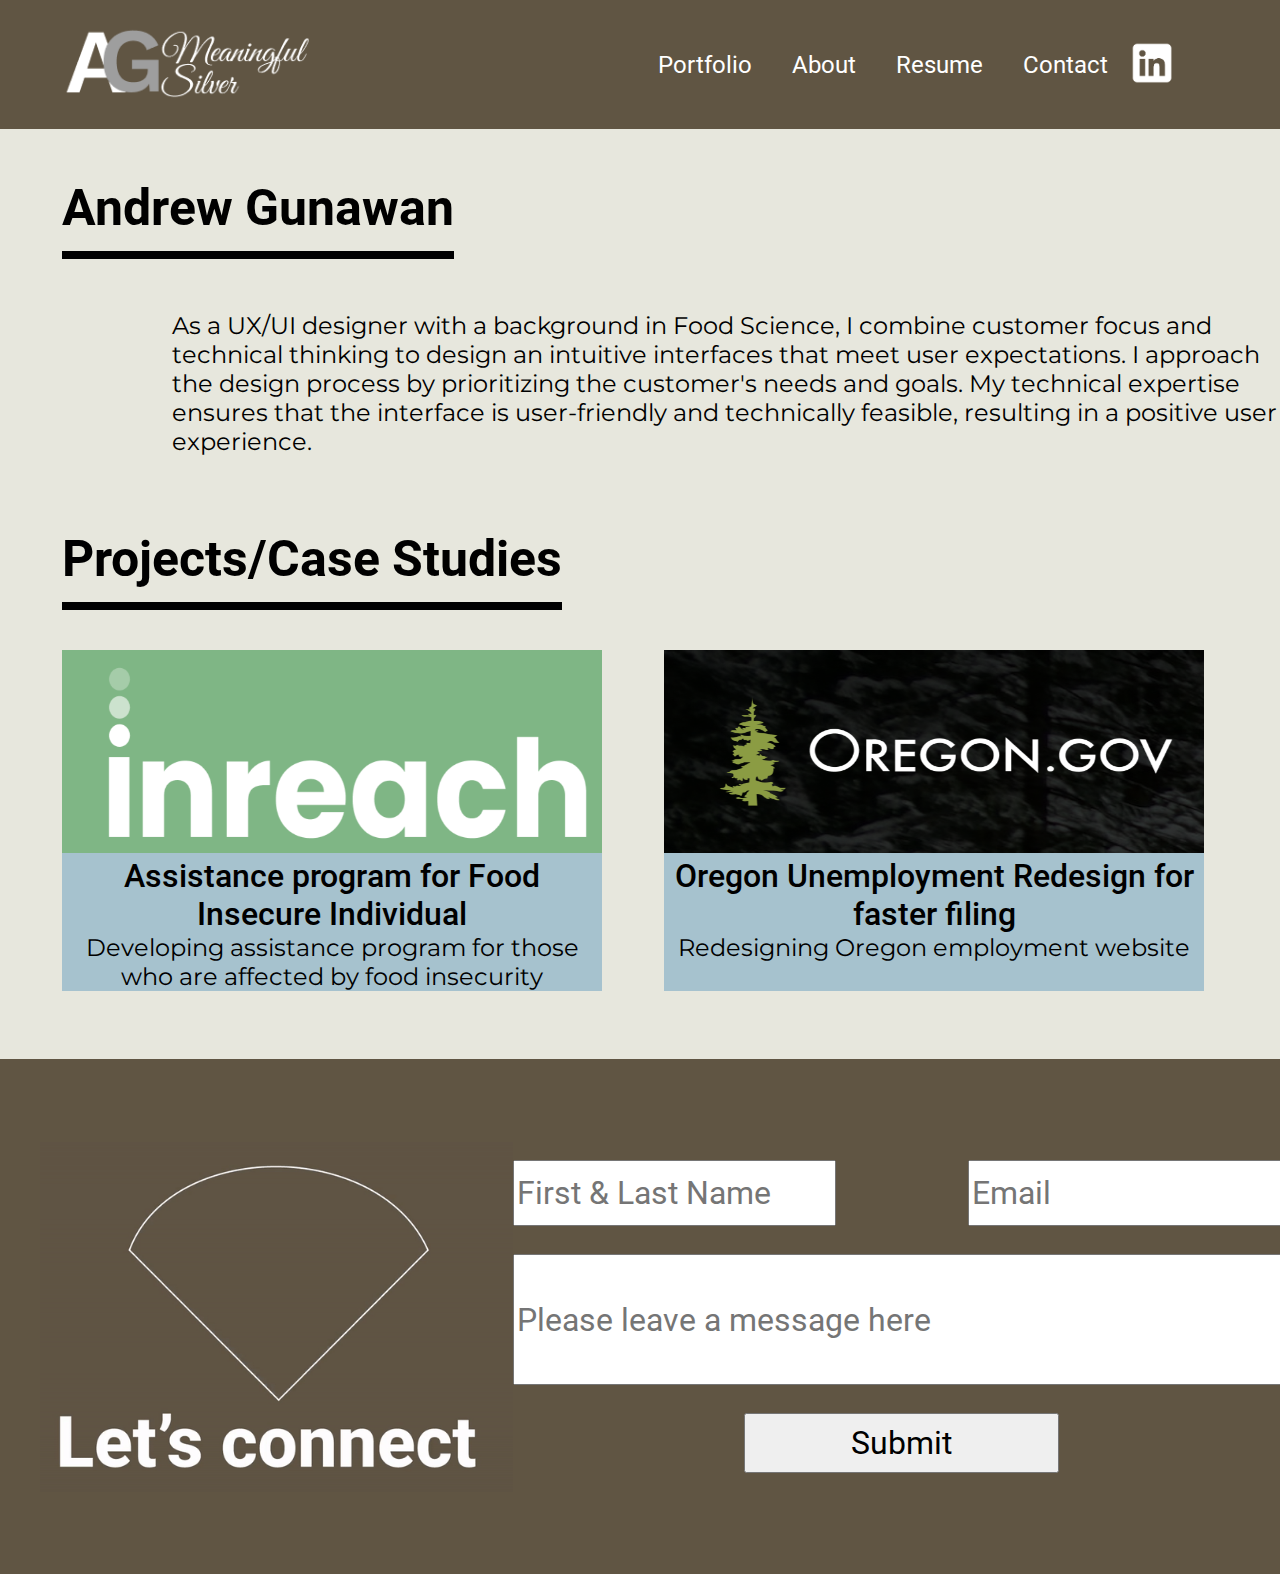
<file: index.html>
<!DOCTYPE html>
<head>
    <title>
        Andrew Gunawan Portfolio
    </title>
    <meta name="Andrew Gunawan" content="Landing Page">
    <link rel="stylesheet" href="css/share.css">
    <link rel="stylesheet" href="css/index.css">
    <link rel="stylesheet" href="media/fonts/Roboto/Roboto-Regular.ttf">
    <link rel="stylesheet" href="media/fonts/Montserrat/static/Montserrat-Regular.ttf">

    <!-- <link rel="icon" type="image/x-icon" href="/images/favicon.ico"> -->
</head>

<body>
<div>    
    <nav>
        <div class="logo">
            <img src="media/images/Logo.png" height="72px">
        </div>
        <div class="tab">
            <a class="page" href="index.html">Portfolio</a>
            <a class="page" href="About.html">About</a>
            <a class="page" href="">Resume</a>
            <a class="page" href="">Contact</a>
            <a href="https://www.linkedin.com/in/andrew-g-35a85b111/" target="_blank">
            <img src="media/images/LinkedInWhiteColor.png" height="48px" width="48px">
            </a>
        </div>
    </nav>
</div>
<div class="title">
    <p>Andrew Gunawan</p>
</div>

<div class="description">
    <!-- <p>As a UX/UI designer, I bring a mix of creativity and technical expertise to every project. </p> -->
    <p>As a UX/UI designer with a background in Food Science, I combine customer focus and technical thinking to design an intuitive interfaces that meet user expectations. 
        I approach the design process by prioritizing the customer's needs and goals. My technical expertise ensures that the interface is user-friendly and technically feasible,
        resulting in a positive user experience.</p>
</div>
<div class="title">
    <p>Projects/Case Studies</p>
</div>

<div class="projects">
    <div class="inreach">
        <!-- <a href="casestudy1.html" target="_blank"> -->
        <a href="media/PDF/Assistance Program Portfolio.pdf" target="_blank">
        <div>
            <img class="logo" src="media/images/Inreach.png" height="203px" width="540px">
        </div>
        <div class="projectdesc">
            <p>Assistance program for Food Insecure Individual</p>
        </div>
        <div class="projectexp">
            <p>Developing assistance program for those who are affected by food insecurity</p>
        </div>
        </a>
    </div>       
    <div class="govweb">
        <!-- <a href="casestudy2.html" target="_blank"> -->
        <a href="media/PDF/Oregon.gov.png" target="_blank">
        <div>
            <img class="logo" src="media/images/Oregongov.png" height="203px" width="540px">
        </div>
        <div class="projectdesc">
            <p >Oregon Unemployment Redesign for faster filing</p>
        </div>
        <div class="projectexp">
            <p>Redesigning Oregon employment website</p>
        </div>
        </a>
    </div>
    <div class="empty">
        <img class="logo" src="media/images/Empty.png" height="203px" width="540px">
    </div>
</div>

<footer>
    <div class="gif">
        <img src="media/images/Invite.gif" height="350px">
    </div>
    <div class="inputfield">
        <div class="top">
            <input placeholder="First & Last Name" style="width:315px;height:60px;font-size:24pt;font-family:Roboto;margin-right:132px;">
            <input placeholder="Email" style="width:315px;height:60px;font-size:24pt;font-family:Roboto;">
        </div>
        <div class="mid">
            <input placeholder="Please leave a message here" style="width:770px;height:125px;font-size:24pt;font-family:Roboto;">
        </div>
        <div class="bot">
            <input type="Submit" value="Submit" style="width:315px;height:60px;font-size:24pt;font-family:Roboto;">
        </div>
    </div>
    <div class="socialmedia">
        <a href="https://www.linkedin.com/in/andrew-g-35a85b111/" target="_blank"><img src="media/images/LinkedInWhiteColor.png" height="48px" width="48px"></a>
        <a href="" target="_blank"><img src="media/images/Facebook.png" height="48px" width="48px"></a>
        <a href="" target="_blank"><img src="media/images/Instagram.png" height="48px" width="48px"></a>
        <a href="" target="_blank"><img src="media/images/Email.png" height="48px" width="48px"></a>
        <a href="" target="_blank"><img src="media/images/Phone.png" height="48px" width="48px"></a>
    </div>
</footer>

</body>
</file>
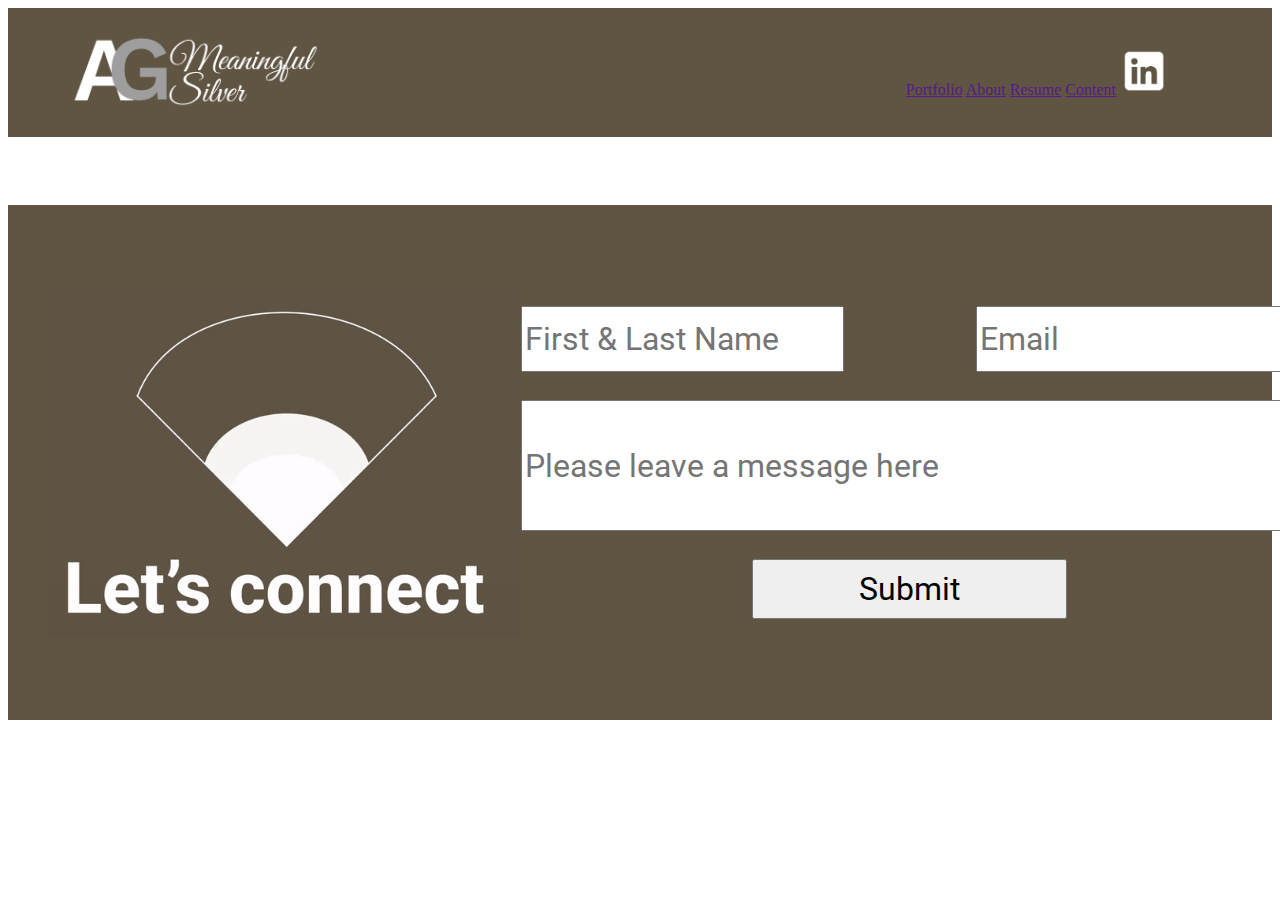
<file: About.html>
<!DOCTYPE html>
<head>
    <meta name="Inreach" content="Case Studies">
    <link rel="stylesheet" href="css/share.css">
    <link rel="stylesheet" href="css/casestudy1.css">
</head>
<body>
    <nav>
        <div class="logo">
            <img src="media/images/Logo.png" height="72px">
        </div>
        <div class="tab">
            <a class="page" href="">Portfolio</a>
            <a class="page" href="">About</a>
            <a class="page" href="">Resume</a>
            <a class="page" href="">Content</a>
            <a href="https://www.linkedin.com/in/andrew-g-35a85b111/" target="_blank">
            <img src="media/images/LinkedInWhiteColor.png" height="48px" width="48px">
            </a>
        </div>
    </nav>


<!-- asdasds -->








    <footer>
        <div class="gif">
            <img src="media/images/Invite.gif" height="350px">
        </div>
        <div class="inputfield">
            <div class="top">
                <input placeholder="First & Last Name" style="width:315px;height:60px;font-size:24pt;font-family:Roboto;margin-right:132px;">
                <input placeholder="Email" style="width:315px;height:60px;font-size:24pt;font-family:Roboto;">
            </div>
            <div class="mid">
                <input placeholder="Please leave a message here" style="width:770px;height:125px;font-size:24pt;font-family:Roboto;">
            </div>
            <div class="bot">
                <input type="Submit" value="Submit" style="width:315px;height:60px;font-size:24pt;font-family:Roboto;">
            </div>
        </div>
        <div class="socialmedia">
            <a href="https://www.linkedin.com/in/andrew-g-35a85b111/" target="_blank"><img src="media/images/LinkedInWhiteColor.png" height="48px" width="48px"></a>
            <a href="" target="_blank"><img src="media/images/Facebook.png" height="48px" width="48px"></a>
            <a href="" target="_blank"><img src="media/images/Instagram.png" height="48px" width="48px"></a>
            <a href="" target="_blank"><img src="media/images/Email.png" height="48px" width="48px"></a>
            <a href="" target="_blank"><img src="media/images/Phone.png" height="48px" width="48px"></a>
        </div>
    </footer>

</body>
</file>
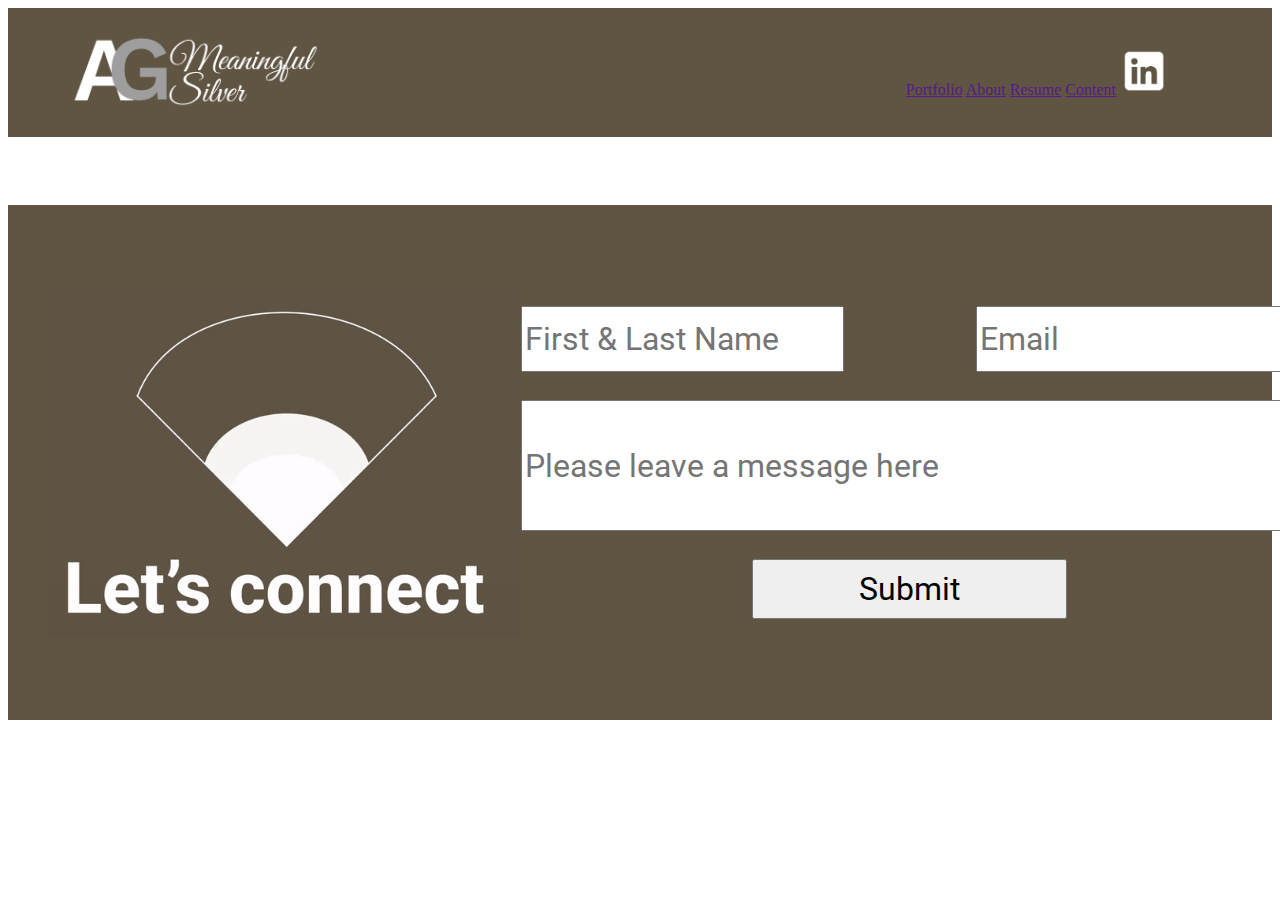
<file: casestudy2.html>
<!DOCTYPE html>
<head>
    <meta name="Oregon Redesign" content="Case Studies">
    <link rel="stylesheet" href="css/share.css">
    <link rel="stylesheet" href="css/casestudy2.css">
</head>
<body>
    <nav>
        <div class="logo">
            <img src="media/images/Logo.png" height="72px">
        </div>
        <div class="tab">
            <a class="page" href="">Portfolio</a>
            <a class="page" href="">About</a>
            <a class="page" href="">Resume</a>
            <a class="page" href="">Content</a>
            <a href="https://www.linkedin.com/in/andrew-g-35a85b111/" target="_blank">
            <img src="media/images/LinkedInWhiteColor.png" height="48px" width="48px">
            </a>
        </div>
    </nav>

<!-- dasdsa -->









    <footer>
        <div class="gif">
            <img src="media/images/Invite.gif" height="350px">
        </div>
        <div class="inputfield">
            <div class="top">
                <input placeholder="First & Last Name" style="width:315px;height:60px;font-size:24pt;font-family:Roboto;margin-right:132px;">
                <input placeholder="Email" style="width:315px;height:60px;font-size:24pt;font-family:Roboto;">
            </div>
            <div class="mid">
                <input placeholder="Please leave a message here" style="width:770px;height:125px;font-size:24pt;font-family:Roboto;">
            </div>
            <div class="bot">
                <input type="Submit" value="Submit" style="width:315px;height:60px;font-size:24pt;font-family:Roboto;">
            </div>
        </div>
        <div class="socialmedia">
            <a href="https://www.linkedin.com/in/andrew-g-35a85b111/" target="_blank"><img src="media/images/LinkedInWhiteColor.png" height="48px" width="48px"></a>
            <a href="" target="_blank"><img src="media/images/Facebook.png" height="48px" width="48px"></a>
            <a href="" target="_blank"><img src="media/images/Instagram.png" height="48px" width="48px"></a>
            <a href="" target="_blank"><img src="media/images/Email.png" height="48px" width="48px"></a>
            <a href="" target="_blank"><img src="media/images/Phone.png" height="48px" width="48px"></a>
        </div>
    </footer>
</body>
</file>
<file: css/share.css>
@font-face {
       font-family: Roboto;
       src: url(../media/fonts/Roboto/Roboto-Regular.ttf);
     }
@font-face{
    font-family: Montserrat; 
    src: url(../media/fonts/Montserrat/static/Montserrat-Regular.ttf)
}
@font-face {
    font-family: ExtraRoboto;
    src: url(../media/fonts/Roboto/Roboto-Bold.ttf);
}
@font-face {
    font-family: SemiBoldRoboto;
    src: url(../media/fonts/Roboto/Roboto-Medium.ttf);
}

nav{
    background-color:#605543;
    display: flex;
    justify-content: space-between;
    align-items: center;
    height: 129px;
    padding: 0px 104px 0px 60px;
}

footer{
    margin-top: 68px;
    background-color:#605543;
    display: flex;
    justify-content: space-between;
    align-items: center;
}
.gif>img{
    display: flex;
    align-items: left;
    padding-left: 40px;
}
.socialmedia{
    margin-top: 26px;
    margin-bottom: 9px;
    padding-right: 60px;
    display: flex;
    flex-direction: column;
}
.socialmedia>a{
    padding: 22px;
}
.inputfield{
    display: flex;
    flex-direction: column;
    align-items:center;
    flex-wrap:nowrap;
}
.top{
    display: flex;
    flex-direction: row;
    margin-bottom: 28px;
}
.mid{
    margin-bottom: 28px;
}
</file>
<file: css/index.css>
@font-face {
    font-family: Roboto;
    src: url(../media/fonts/Roboto/Roboto-Regular.ttf);
  }
@font-face{
 font-family: Montserrat; 
 src: url(../media/fonts/Montserrat/static/Montserrat-Regular.ttf)
}
@font-face {
 font-family: ExtraRoboto;
 src: url(../media/fonts/Roboto/Roboto-Bold.ttf);
}
@font-face {
 font-family: SemiBoldRoboto;
 src: url(../media/fonts/Roboto/Roboto-Medium.ttf);
}
body{
    margin: 0px;
    background-color: #E7E7DD;
}
.page{
    font-family: Roboto;
    font-size: 24px;
    color:#FFFFFF;
    text-decoration: none;
    padding: 20px;
}
.tab{
    display: flex;
    flex-wrap:nowrap;
    align-items: center;
}
.title>p{
    font-family: ExtraRoboto;
    font-size: 50px;
    padding-left: 62px;
    text-decoration: underline; 
    text-underline-offset: 26px;
    text-decoration-thickness: 8px;
}
    
.description{
    display: flex;
    font-family: Montserrat;
    font-size: 24px;
    padding-left: 172px;
    max-width: 1200px;
}
.projects{
    display:flex;
    flex-direction: row;
    justify-content:space-between;
    margin:62px;
    flex-wrap: nowrap;
}
.empty{
    background-color:#E7E7DD;
}
.inreach{
    display: flex;
    flex-direction: column;
    max-width: 540px;
    max-height: 400px;
    background-color: #A6C2CE;
    margin-right:62px;
}
.inreach>a{
    text-decoration: none;
    color:black;
}
.govweb>a{
    text-decoration: none;
    color:black;
}
.logo{
    margin:0px;
}
.projectdesc>p{
    font-family: SemiBoldRoboto;
    font-size: 32px;
    text-align:center;
    margin:0px;
}
.projectexp>p{
    font-family: Montserrat;
    font-size: 24px;
    text-align: center;
    padding:0%;
    margin:0px;
}
.govweb{
    display: flex;
    flex-direction: column;
    max-width: 540px;
    max-height: 400px;
    background-color: #A6C2CE;
}
</file>
<file: css/casestudy1.css>
@font-face {
    font-family: Roboto;
    src: url(../media/fonts/Roboto/Roboto-Regular.ttf);
  }
@font-face{
 font-family: Montserrat; 
 src: url(../media/fonts/Montserrat/static/Montserrat-Regular.ttf)
}
@font-face {
 font-family: ExtraRoboto;
 src: url(../media/fonts/Roboto/Roboto-Bold.ttf);
}
@font-face {
 font-family: SemiBoldRoboto;
 src: url(../media/fonts/Roboto/Roboto-Medium.ttf);
}
</file>
<file: css/casestudy2.css>
@font-face {
    font-family: Roboto;
    src: url(../media/fonts/Roboto/Roboto-Regular.ttf);
  }
@font-face{
 font-family: Montserrat; 
 src: url(../media/fonts/Montserrat/static/Montserrat-Regular.ttf)
}
@font-face {
 font-family: ExtraRoboto;
 src: url(../media/fonts/Roboto/Roboto-Bold.ttf);
}
@font-face {
 font-family: SemiBoldRoboto;
 src: url(../media/fonts/Roboto/Roboto-Medium.ttf);
}
</file>
